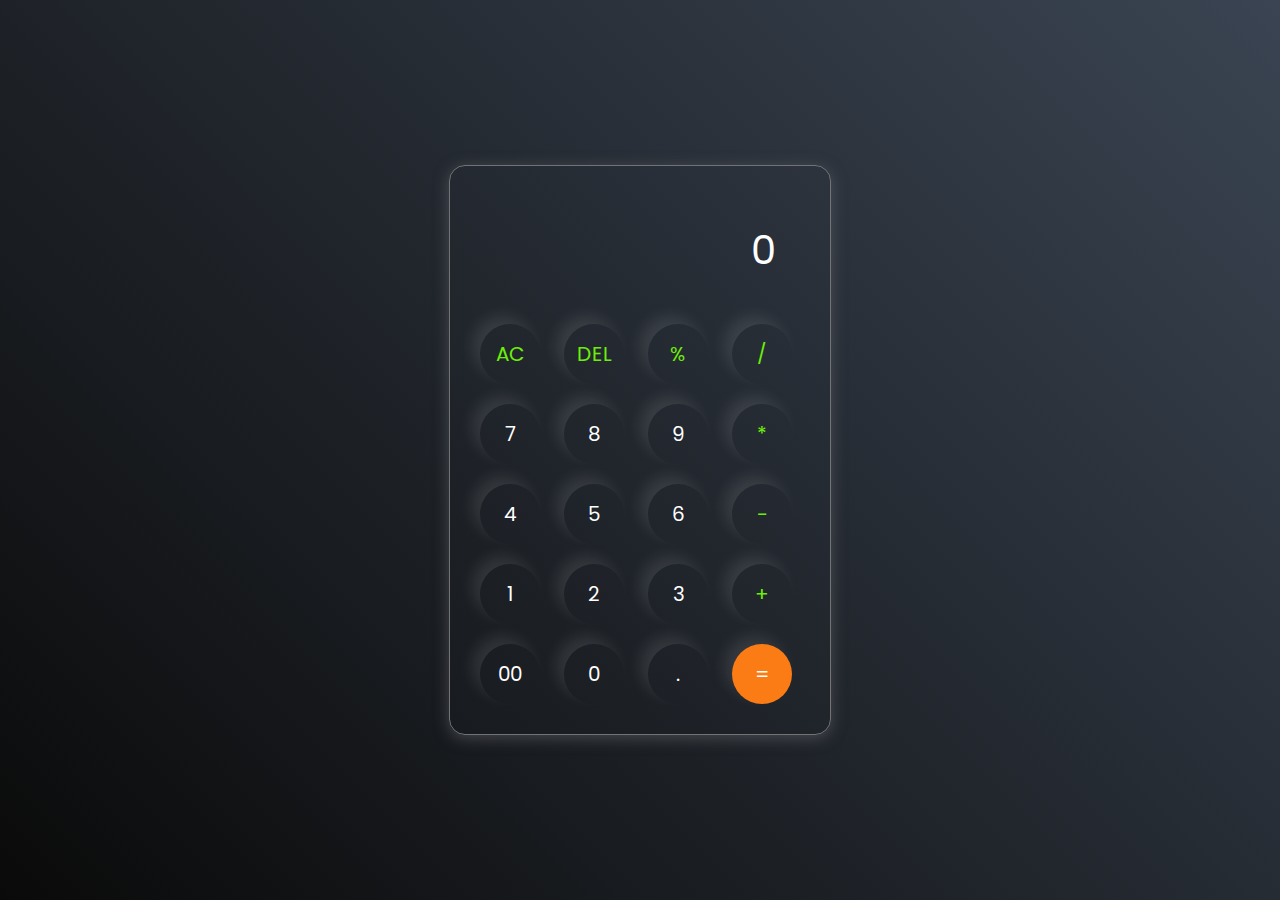
<file: Calculator_L1_Task3/index.html>
<!DOCTYPE html>
<html lang="en">
<head>
    <meta charset="UTF-8">
    <meta name="viewport" content="width=device-width, initial-scale=1.0">
    <title>Calculator-By Varnika Bhoga</title>
    <link rel="stylesheet" href="style.css">
</head>
<body>
    <div class="calculator">
        <input type="text" id="inputBox" placeholder="0" id="inputBox">
        <div>
            <button type="button" class="operator">AC</button>
            <button type="button" class="operator">DEL</button>
            <button type="button" class="operator">%</button>
            <button type="button"class="operator">/</button>
        </div>
        <div>
            <button type="button">7</button>
            <button type="button">8</button>
            <button type="button">9</button>
            <button type="button"class="operator">*</button>
        </div>
        <div>
            <button type="button">4</button>
            <button type="button">5</button>
            <button type="button">6</button>
            <button type="button"class="operator">-</button>
        </div>
        <div>
            <button type="button">1</button>
            <button type="button">2</button>
            <button type="button">3</button>
            <button type="button" class="operator">+</button>
        </div>
        <div>
            <button type="button">00</button>
            <button type="button">0</button>
            <button type="button">.</button>
            <button type="button"class="equalBtn">=</button>
        </div>
    </div>
    <script src="script.js"></script>

</body>
</html>
</file>
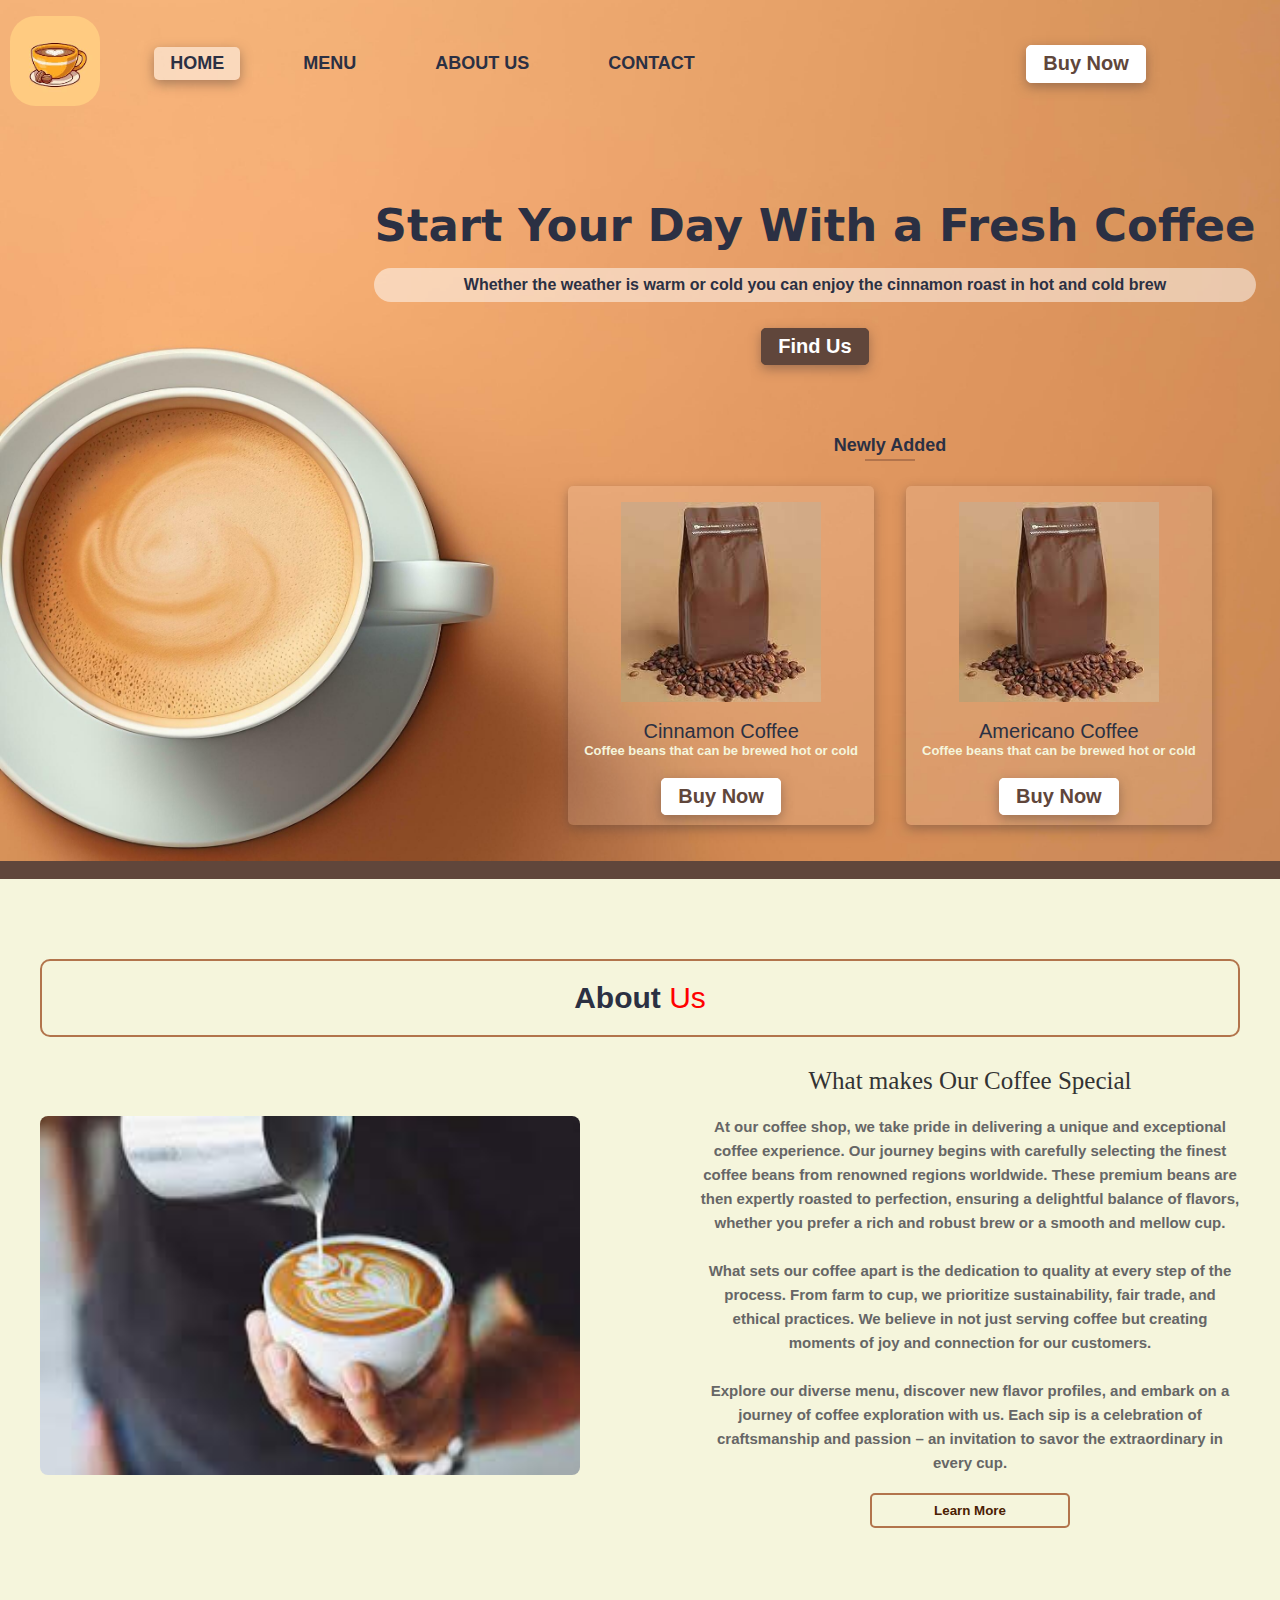
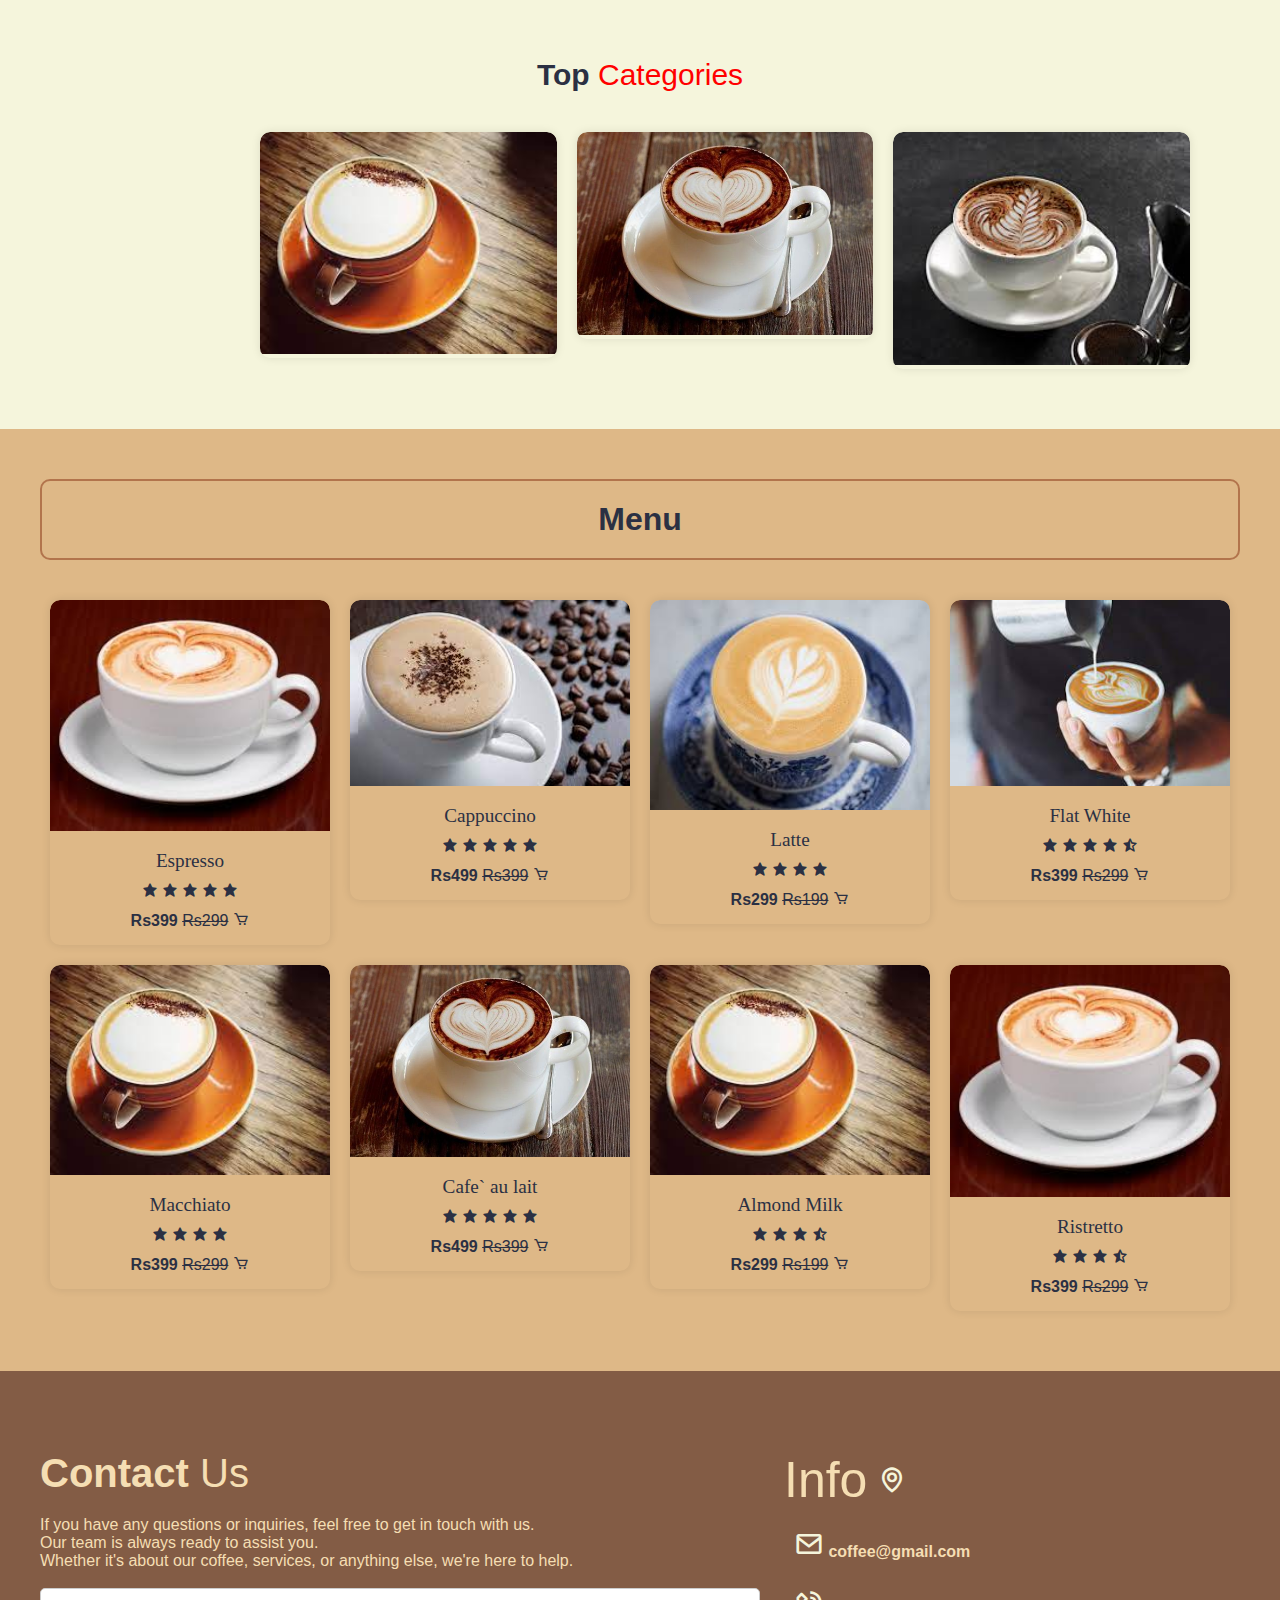
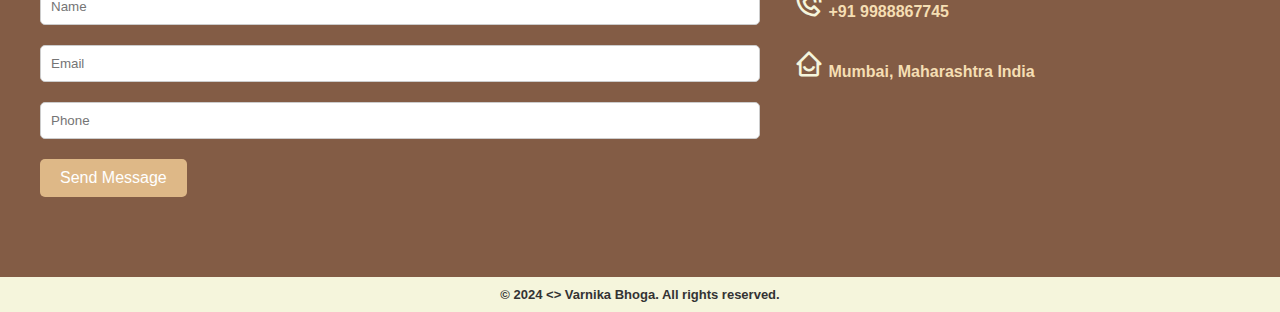
<file: Landing Page_L1_T1.Coffee Shop/index.html>
<!DOCTYPE html>
<html lang="en">
<head>
    <meta charset="UTF-8">
    <meta name="viewport" content="width=device-width, initial-scale=1.0">
    <title>All about Coffee</title>
    <script src="script.js" defer></script>
    <link rel="stylesheet" href="style.css">
    <link rel="stylesheet" href="https://cdnjs.cloudflare.com/ajax/libs/font-awesome/6.5.1/css/all.css">
    <link rel="stylesheet" href="https://cdn.jsdelivr.net/npm/swiper@11/swiper-bundle.min.css"/>
    <link href='https://unpkg.com/boxicons@2.1.4/css/boxicons.min.css' rel='stylesheet'>
    <script src="https://code.jquery.com/jquery-3.6.4.min.js"></script>

   
</head>
<body>

    <!---navigation--->
    <header class="row-container">
        <a href="#" class="logo"><img src="coffee.logo.png" alt=""></a>
        <button class="toggleMenu" onclick="toggleMenu();"></button>
        <nav class="navigation row">
            <ul class="row">
                <li><a href="#home" class="active">Home</a></li>
                <li><a href="#menu">Menu</a></li>
                <li><a href="#about">About Us</a></li>
                <li><a href="#contact">Contact</a></li>
            </ul>
            <a href="#menu" class="page-btn">Buy Now</a>

    
        </nav>

    </header>

    <!---more info-->
    <section class="more row container" id="home">
       
        <div class="more-content">
            <h1>Start Your Day With a Fresh Coffee</h1>
            
            <p>Whether the weather is warm or cold you can enjoy the cinnamon roast in hot and cold brew</p>
            <br>
            <a href="#about" class="page-btn active">Find Us</a>
        </div>

        <div class="more-below-content">

        <p class="newly-added">Newly Added</p>
        <div class="more-cards row">
          
            <div class="card">
               
            <div class="card-img">
                <img src="coffee..pack.jpeg" alt="">
                <br>
            </div>
           
                <div class="card-content">
                    <h4>Cinnamon Coffee</h4>
                    <p>Coffee beans that can be brewed hot or cold</p>
                    <br>
                    <a href="#" class="page-btn">Buy Now</a>
                </div>

                </div>
                <div class="card">
                    <div class="card-img">
                        <img src="coffee..pack.jpeg" alt="">
                        <br>
                    </div>
                        <div class="card-content">
                            <h4>Americano Coffee</h4>
                            <p>Coffee beans that can be brewed hot or cold</p>
                            <br>
                            <a href="#" class="page-btn">Buy Now</a>

                        </div>
        
                        </div>
                    </div> 
                    <br><br><br>
            </div>
           
    </section>

   <!---about section starts--->  
   <section id="about">
    <div class="container-about">
        <div class="heading section-container">About<span> Us</span></div>
        <div class="row-about">
            <div class="card-about">
                <img src="about.coffee" alt="">
            </div>

            <div class="col-md-6">
                <h3>What makes Our Coffee Special</h3>
                <p> At our coffee shop, we take pride in delivering a unique and exceptional coffee experience. Our journey begins with carefully selecting the finest coffee beans from renowned regions worldwide. These premium beans are then expertly roasted to perfection, ensuring a delightful balance of flavors, whether you prefer a rich and robust brew or a smooth and mellow cup.<br><br>

                    What sets our coffee apart is the dedication to quality at every step of the process. From farm to cup, we prioritize sustainability, fair trade, and ethical practices. We believe in not just serving coffee but creating moments of joy and connection for our customers.<br><br>
                
                    Explore our diverse menu, discover new flavor profiles, and embark on a journey of coffee exploration with us. Each sip is a celebration of craftsmanship and passion – an invitation to savor the extraordinary in every cup.</p>
                    <br>

                    <button id="about-btn">Learn More</button>
            </div>

        </div>
    </div>
   </section>

   <!---top card start-->
   <section  id="top-card">
    <div class="heading ">Top<span> Categories</span></div>
    <div class="top-card-container">
        <div class="top-card-row">

            <div class="col-md-4 py-3 py-md-0">
                <div class="top-card-card">
                    <img src="coffee2.jpeg" alt="">
                </div>
            </div>

            <div class="col-md-4 py-3 py-md-0">
                <div class="top-card-card">
                    <img src="cofee4.jpeg" alt="">
                </div>
            </div>
         
            <div class="col-md-4 py-3 py-md-0">
                <div class="top-card-card">
                    <img src="coffee6.jpeg" alt="">
                </div>
            </div>
           
        </div>
    </div>
   </section>

   <!---menu card start--->

   <section id="menu">
    <div class="menu-container">
        <div class="heading3 section-container">Menu</div>
    </div>

    <div class="menu-container" id="menu-container2">
        <div class="menu-row">
            <div class="col-md-3 py-3 py-md-0">
                <div class="menu-card">
                    <img src="coffee1.jpeg" alt="">
                    <div class="card-body">
                        <h3>Espresso</h3>
                        <p class="star"><i class="bx bxs-star"></i><i class="bx bxs-star"></i><i class="bx bxs-star"></i><i class="bx bxs-star"></i><i class="bx bxs-star"></i></p>
                        <p>Rs399 <strike> Rs299</strike><span><i class="bx bx-cart"></i></span></p>

                        </span></p>
                    </div>
                </div>
            </div>

            <div class="col-md-3 py-3 py-md-0">
                <div class="menu-card">
                    <img src="coffee3.jpeg" alt="">
                    <div class="card-body">
                        <h3>Cappuccino</h3>
                        <p class="star"><i class="bx bxs-star"></i><i class="bx bxs-star"></i><i class="bx bxs-star"></i><i class="bx bxs-star"></i><i class="bx bxs-star"></i></p>
                        <p>Rs499 <strike> Rs399</strike><span><i class="bx bx-cart"></i></span></p>
                    </div>
                </div>
            </div>

            <div class="col-md-3 py-3 py-md-0">
                <div class="menu-card">
                    <img src="coffee5.jpeg" alt="">
                    <div class="card-body">
                        <h3>Latte</h3>
                        <p class="star"><i class="bx bxs-star"></i><i class="bx bxs-star"></i><i class="bx bxs-star"></i><i class="bx bxs-star"></i></p>
                        <p>Rs299 <strike> Rs199</strike><span><i class="bx bx-cart"></i></span></p>
                    </div>
                </div>
            </div>

            <div class="col-md-3 py-3 py-md-0">
                <div class="menu-card">
                    <img src="about.coffee" alt="">
                    <div class="card-body">
                        <h3>Flat White</h3>
                        <p class="star"><i class="bx bxs-star"></i><i class="bx bxs-star"></i><i class="bx bxs-star"></i><i class="bx bxs-star"></i><i class="bx bxs-star-half"></i></p>
                        <p>Rs399 <strike> Rs299</strike><span><i class="bx bx-cart"></i></span></p>
                    </div>
                </div>
            </div>

            <div class="col-md-3 py-3 py-md-0">
                <div class="menu-card">
                    <img src="coffee2.jpeg" alt="">
                    <div class="card-body">
                        <h3>Macchiato</h3>
                        <p class="star"><i class="bx bxs-star"></i><i class="bx bxs-star"></i><i class="bx bxs-star"></i><i class="bx bxs-star"></i></p>
                        <p>Rs399 <strike> Rs299</strike><span><i class='bx bx-cart'></i></span></p>
                    </div>
                </div>
            </div>

            <div class="col-md-3 py-3 py-md-0">
                <div class="menu-card">
                    <img src="cofee4.jpeg" alt="">
                    <div class="card-body">
                        <h3>Cafe` au lait</h3>
                        <p class="star"><i class="bx bxs-star"></i><i class="bx bxs-star"></i><i class="bx bxs-star"></i><i class="bx bxs-star"></i><i class="bx bxs-star"></i></p>
                        <p>Rs499 <strike> Rs399</strike><span><i class='bx bx-cart'></i></span></p>
                    </div>
                </div>
            </div>

            <div class="col-md-3 py-3 py-md-0">
                <div class="menu-card">
                    <img src="coffee2.jpeg" alt="">
                    <div class="card-body">
                        <h3>Almond Milk</h3>
                        <p class="star"><i class="bx bxs-star"></i><i class="bx bxs-star"></i><i class="bx bxs-star"></i><i class="bx bxs-star-half"></i></i></p>
                        <p>Rs299 <strike> Rs199</strike><span><i class='bx bx-cart'></i></span></p>
                    </div>
                </div>
            </div>

            <div class="col-md-3 py-3 py-md-0">
                <div class="menu-card">
                    <img src="coffee1.jpeg" alt="">
                    <div class="card-body">
                        <h3>Ristretto</h3>
                        <p class="star"><i class="bx bxs-star"></i><i class="bx bxs-star"></i><i class="bx bxs-star"></i><i class="bx bxs-star-half"></i></p>
                        <p>Rs399 <strike> Rs299</strike><span><i class='bx bx-cart'></i></span></p>
                    </div>
                </div>
            </div>

            
        </div>
    </div>
   </section>




   <!----menu card end---->

   <!---contact section---->

   <section id="contact">
    <div class="contact-container">
        <div class="contact-row">
            <div class="col-md-7">
                <div class="heading6">Contact <span>Us</span></div>
                <p> If you have any questions or inquiries, feel free to get in touch with us.
                    <br>
                 Our team is always ready to assist you.
                 <br>
                  Whether it's about our coffee, services, or anything else, we're here to help.</p><br>

                  <input type="text" class="form-control" placeholder="Name" aria-label="default input example"><br>
                  <input type="text" class="form-control" placeholder="Email" aria-label="default input example"><br>
                  <input type="text" class="form-control" placeholder="Phone" aria-label="default input example"><br>
                  <button id="contact-btn">Send Message</button>
            </div>
            <div class="col-md-5" id="col">
                <h1>Info <i class='bx bx-map'></i></h1>
                <p><i class='bx bx-envelope'></i> coffee@gmail.com</p><br>
                <p><i class='bx bx-phone-call'></i> +91 9988867745</p><br>
                <p><i class='bx bx-home-smile' ></i> Mumbai, Maharashtra India</p><br>
            </div>
        </div>
    </div>
   </section>

   <footer>
    <p>&copy; 2024 <> Varnika Bhoga. All rights reserved.</p>
</footer>






    
</body>
</html>
</file>
<file: Calculator_L1_Task3/style.css>
@import url('https://fonts.googleapis.com/css2?family=Poppins:ital,wght@0,400;0,500;1,400;1,600&family=Roboto+Slab&display=swap');

* {
    margin: 0;
    padding: 0;
    box-sizing: border-box;
    font-family: 'Poppins', sans-serif;
    
}

body{
    width: 100%;
    height: 100vh;
    display: flex;
    justify-content: center;
    align-items: center;
    background: linear-gradient(45deg,#0a0a0a, #3a4452);
}

.calculator{
    border: 1px solid #717377;
    padding: 20px;
    border-radius:  16px ;
    background: transparent;
    box-shadow: 0px 3px 15px rgba(113, 115, 119, 0.5);

}

input{
    width: 320px;
    border: none;
    padding: 24px;
    margin: 10px;
    background: transparent;
    box-shadow: 0px 3px 15px rgbs(84, 84, 84, 0.1);
    font-size: 40px;
    text-align: right;
    cursor: pointer;
    color: #fff;
}

input::placeholder{
    color: #fff;
}

button{
    border:none;
    width: 60px;
    height: 60px;
    margin: 10px;
    border-radius: 50%;
    background: transparent;
    color: #fff;
    font-size: 20px;
    box-shadow: -8px -8px 15px rgba(255, 255, 255, 0.1);
    cursor: pointer;

}

.equalBtn{
    background-color: #fb7c14;
}

.operator{
    color: #6dee0a;
}
</file>
<file: Landing Page_L1_T1.Coffee Shop/style.css>
@import url('https://fonts.googleapis.com/css2?family=Poppins:ital,wght@0,300;0,400;0,500;0,700;1,300;1,400;1,500;1,600;1,700&family=Roboto+Slab&display=swap');

*{

    box-sizing: border-box;
    font-family: 'Inter', sans-serif;
    font-weight: 200;
    color: var(--cl--1--);
    margin: 0;
    padding: 0;
}

body{
    --cl--1--:#2b3043;
    --cl--2--:#60463b;
    --cl--3--:#ffff;
    --shadow--:0px 4px 12px rgba(96,70,59,0.5);
    background:url(coffe_bg..jpg), var(--cl--2--);
    background-repeat: no-repeat;
    background-size: 120%;
    background-position: center-top;
    
}


*{
   
    text-decoration: none;
    -moz-transition: 0.5s ease-in-out;
    -webkit-transition: 0.5s ease-in-out;
    -ms-transition:0.5s ease-in-out;
    -o-transition: 0.5s ease-in-out;
    transition: 0.5s ease-in-out;
}


.logo img {
    width: 90px;
    height: auto;
    margin-left: 10px;
    border-radius: 1.6rem;
}


.row{
    display: flex;
    align-items: center;
}
.row li {
    margin-right: 15px; 
    list-style: none;
}
.row a {
    text-decoration: none; 
    font-weight: bold;
}

.container{
    max-width: 90%;
    margin: 0 auto;
}

/*navigation*/

header{
    align-items: center;
    justify-content: space-between;
    gap: 2rem;
    padding: 1rem 0;
}

.toggleMenu{
    display: none;
}

nav{
    align-items: center;
    justify-content: space-around;
    gap: 2rem;
    flex-grow: 1;
    margin-top: -65px;
}

nav ul{
    list-style: none;
    align-items: center;
    gap: 2rem;
    margin-left: 20px;
}

nav ul a {
    position: relative;
    font-weight: 400;
    font-size: 1.125rem;
    text-transform: uppercase;
    padding: 0.4rem 1rem ;

}

nav ul a::after{
    content:"";
    position: absolute;
    top: 0;
    right: 0;
    bottom: 0;
    width: 0;
    height: 100%;
    background:rgba(255, 255, 255, 0.5);
    box-shadow: var(--shadow--);
    z-index: -1;
    -webkit-border-radius:5px;
    -moz-border-radius:5px;
    -ms-border-radius:5px;
    -o-border-radius:5px;
    border-radius: 5px;
    -moz-transition: 0.5s ease-in-out;
    -webkit-transition: 0.5s ease-in-out;
    -ms-transition:0.5s ease-in-out;
    -o-transition: 0.5s ease-in-out;
    transition: 0.5s ease-in-out;
}

nav ul a:hover::after, 
nav ul a.active::after{
    right: auto;
    left: 0;
    width: 100%;

}



/*page button*/
.page-btn, 
.page-btn.active:hover{
    cursor: pointer;
    font-weight: 500;
    font-size: 1.25rem;
    text-transform: capitalize;
    color: var(--cl--2--);
    text-align: center;
    background: var(--cl--3--);
    box-shadow: var(--shadow--);
    border: 1px solid var(--cl--3--);
    padding: 0.4rem 1rem;
    -webkit-border-radius:5px;
    -moz-border-radius:5px;
    -ms-border-radius:5px;
    -o-border-radius:5px;
    border-radius: 5px;

}

.page-btn:hover, 
.page-btn.active{
    color:var(--cl--3--);
    background: var(--cl--2--);
    border-color: var(--cl--2--);
}

/*more section*/
.more {
    display: flex;
    flex-direction: column;
    align-items: center;
    text-align: center;
    position: relative;
}

.more-content {
    margin-bottom: auto;
    margin-top: 100px;
    margin-right: -350px
}

.more-content h1{
    font-size: 45px;;
    font-family: system-ui;
    font-weight: 900;
}

.more-cards-container {
    display: flex;
    flex-direction: column;
    align-items: flex-end;
    margin-top: auto; 
    position: absolute;
    bottom: 0;
    right: 0;
    margin-bottom: 30px;
}

.more-cards {
    align-items: center;
    margin-top: auto;
    flex-wrap: wrap;
    gap: 2rem;
    margin-left: auto;
}

.newly-added {
    margin-top: 1rem;
    font-weight: bold;
    margin-bottom: 30px; 
    font-size: large;
    font-family: Verdana, Geneva, Tahoma, sans-serif;
    position: relative;
}

.newly-added::after {
    content: ""; 
    display: block; 
    width: 50px; 
    height: 2px;
    background-color: #b2744c; 
    position: absolute;
    bottom: -5px;
    left: 50%; 
    transform: translateX(-50%);
}

.newly-added p{
    align-items: center;
}
.more-below-content {
    margin-right: -500px;
    margin-top: 60px;
}

.more-content p{
    background: rgba(255, 255, 255, 0.5);
    padding: 0.5rem;
    margin: 1rem auto;
    border-radius: 2rem;
}
.card{
    cursor: pointer;
    background: rgba(255, 255, 255, 0.125);
    padding: 1rem;
    box-shadow: var(--shadow--);
    -webkit-border-radius:5px;
    -moz-border-radius:5px;
    -ms-border-radius:5px;
    -o-border-radius:5px;
    border-radius: 5px;
}

.card-img{
    overflow: hidden;
}

.card-img img{
    display: flex;
    width:100% ;
    height: 100%;
    max-height: 200px;
    object-fit: contain;
    -moz-transition: 0.5s ease-in-out;
    -webkit-transition: 0.5s ease-in-out;
    -ms-transition:0.5s ease-in-out;
    -o-transition: 0.5s ease-in-out;
    transition: 0.5s ease-in-out;
}

.card:hover img{
        -webkit-transform: scale(1.05);
        -moz-transform: scale(1.05);
        -ms-transform: scale(1.05);
        -o-transform: scale(1.05);
        transform: scale(1.05);
}

h4{
    
    font-size: 20px;
}

.card-content p{
    font-size:small;
    margin-bottom: 10px;
    color: beige;
   font-family:Arial, Helvetica, sans-serif;
}


/*Media*/

@media (min-width:1350px){
    .container{
        max-width: 1280px;
    }
}

@media(max-width:800px){
    .toggleMenu{
        display: flex;
        cursor: pointer;
        background-color: transparent;
        background-image: url();
        background-repeat: no-repeat;
        background-position: 30px;
        background-size: 30px;
        width:30px;
        height: 30px;
        border: 0;
        z-index: 1000;
        -moz-transition: background-size 0.5s ease-in-out;
        -webkit-transition: background-size 0.5s ease-in-out ;
        -ms-transition:background-size 0.5s ease-in-out;
        -o-transition:background-size 0.5s ease-in-out;
         transition:background-size 0.5s ease-in-out;

    }

    .toggleMenu.active {
        position: fixed;
        right: 5%;
        background-image: url();
        background-size: 25px;

    }

    nav {
        position: absolute;
        inset: 0;
        justify-content: center;
        align-items: center;
        flex-direction: column;
        gap: 1rem;
        min-height: 0;
        opacity: 0;
        -webkit-transform:5px;
        -moz-transform:5px;
        -ms-transform:5px;
        -o-transform:5px;
        transform: scale(0);
        -webkit-transition: opacity 0.5 ease-in-out;
        -moz-transition: opacity 0.5 ease-in-out;
        -ms-transition: opacity 0.5 ease-in-out;
        -o-transition: opacity 0.5 ease-in-out;
        transition:opacity 0.5 ease-in-out;
    }

    nav.active{
        position: fixed;
        min-height: 100%;
        opacity: 1;
        background: var(--cl--2--);
        z-index: 999;
        -webkit-transform: scale(1);
        -moz-transform: scale(1);
        -ms-transform: scale(1);
        -o-transform: scale(1);
        transform: scale(1);
    }

    nav ul{
        flex-direction: column;
    }
}

#about {
    background-color: beige; 
    padding: 80px 0; 
    text-align: center; 
}

.container-about {
    max-width: 1200px;
    margin: 0 auto;
}

.heading {
    font-size: 36px;
    font-weight: bold;
    margin-bottom: 20px;
    color: #333; 
}

.heading span {
    color:red; 
}

.row-about {
    display: flex;
    flex-wrap: wrap;
    justify-content: space-between;
    align-items: center;
}

.card-about {
    flex-basis: 45%;
    overflow: hidden;
}

.card-about img {
    width: 100%;
    height: auto;
    border-radius: 8px;
}

.col-md-6 {
    flex-basis: 45%;
}

.col-md-6 h3 {
    font-size: 25px;
    margin-bottom: 20px;
    color: #333; 
    
}

.col-md-6 p {
    font-size: 15px;
    line-height: 1.6;
    color: #666; 
}

#about-btn{
    width: 200px;
    height: 35px;
    background: transparent;
    border: 2px solid #b2744c;
    color: #4a2003;
    border-radius: 5px;
    font-weight: bold;
    transition: 0.5s;
    cursor: pointer;
}
#about-btn:hover{
    background-color:#b2744c;
    color: aliceblue;
}
@media screen and (max-width: 932px) {
    #about p {
        font-size: 8px;
    }
}

@media screen and (max-width: 765px) {
    #about p {
        font-size: 15px;
    }

    #about {
        min-height: 120vh; 
    }
}

/* Menu Section Styles */
#top-card {
    width:100%;
    height: 100%;
    background-color:beige;
    padding: 50px 0;
    
}

.heading {
    text-align: center;
    font-size: 30px;
    font-weight: bold;
    color: #2b3043;
}

.top-card-container {
    max-width: 1200px;
    
    margin-top: 30px;
}

.top-card-row {
    display: flex;
    flex-wrap: wrap;
    justify-content: space-around;
    margin-left: 250px;
}

.col-md-4 {
    flex: 0 0 calc(33.3333% - 20px);
    margin: 10px;
}

.top-card-card {
    overflow: hidden;
    border-radius: 10px;
    box-shadow: 0 0 10px rgba(0, 0, 0, 0.1);
    transition:0.5s;
    cursor: pointer;
}

.top-card-card:hover {
    transform: translateY(-10px);
}

.top-card-card img {
    width: 100%;
    height: 100%;
    object-fit: cover; 
    border-radius: 10px 10px 0 0;
}

@media screen and (max-width: 768px) {
    .col-md-4 {
        flex: 0 0 calc(50% - 20px);
    }
}

/* Menu Section Styles */
#menu {
    padding: 50px 0;
    background-color:burlywood;
}

.menu-container {
    max-width: 1200px;
    margin: 0 auto;
}

.heading3 {
    text-align: center;
    font-size: 2rem;
    font-weight: bold;
    color: #2b3043;
    margin-bottom: 30px;
}

.menu-row {
    display: flex;
    flex-wrap: wrap;
    justify-content: space-around;
}

.col-md-3 {
    flex: 0 0 calc(25% - 20px);
    margin: 10px;
}

.menu-card {
    overflow: hidden;
    border-radius: 10px;
    box-shadow: 0 0 10px rgba(0, 0, 0, 0.1);
    transition: transform 0.3s ease-in-out;
}

.menu-card:hover {
    transform: scale(1.05);
}

.menu-card img {
    width: 100%;
    height: 100%;
    object-fit: cover;
    border-radius: 10px 10px 0 0;
}

.card-body {
    padding: 15px;
    text-align: center;
}

.star {
    color: #f39c12;
    margin-bottom: 10px;
}

.star i {
    font-size: 1rem;
    margin: 0 2px;
}


h3 {
    font-size: 1.2rem;
    margin-bottom: 10px;
    color: #2b3043;
    font-family:Georgia, 'Times New Roman', Times, serif;
}

p {
    font-size: 1rem;
    margin: 0;
    color: #2b3043;
    font-weight: bold;
}

p strike {
    margin-right: 5px;
    color:#2b3043;
    text-decoration: line-through;
}

.fa-cart-shopping {
    color: #e74c3c;
    margin-left: 5px;
    font-size: 1.25rem;
}

/* Contact section styles */
#contact {
    background-color:rgba(224 151 96 / 28%); 
    padding: 80px 0;
    text-align:left;
}

.contact-container {
    max-width: 1200px;
    margin: 0 auto;
}

.contact-row {
    display: flex;
    justify-content: space-between;
}

.col-md-7 {
    flex: 0 0 60%; 
}

.col-md-7 p{
    color: wheat;
    font-weight: 300;
    font-family: 'Segoe UI', Tahoma, Geneva, Verdana, sans-serif;
}
.heading6 {
    font-size: 40px;
    font-weight: bold;
    margin-bottom: 20px;
    color: wheat;
}

.contact p {
    font-size: 18px;
    line-height: 1.6;
    color:white; 
}

.form-control {
    width: 100%;
    padding: 10px;
    margin-bottom: 20px;
    border: 1px solid #ccc; 
    border-radius: 5px;
}

#contact-btn {
    background-color:burlywood; 
    color: #fff; 
    padding: 10px 20px;
    font-size: 16px;
    border: none;
    border-radius: 5px;
    cursor: pointer;
}

#contact-btn:hover {
    background-color: rgb(224, 177, 120); 
}

.col-md-5 {
    flex: 0 0 38%; 
}

#col h1 {
    font-size: 50px;
    margin-bottom: 20px;
    color: wheat;
}

#col p {
    font-size: 16px;
    margin-bottom: 10px;
    color:wheat; 
    font-family: 'Segoe UI', Tahoma, Geneva, Verdana, sans-serif;
}

.heading6 span{
    color: wheat;
}

.contact p{
    color: beige;
}


.fa-regular,
.fa-solid {
    font-size: 18px;
    margin-right: 10px;
    color: #3498db;
}

#col h1 {
    font-size: 50px;
    margin-bottom: 20px;
    color: wheat;
    display: flex;
    align-items: center; 
}

#col i.bx {
    margin-left: 10px; 
    font-size: 30px; 
    color: beige;
}

footer {
    background-color: beige;
    padding: 10px;
    text-align: center;
}

footer p {
    margin: 0;
    color: #333;
    font-size: small;
}

.section-container {
    border: 2px solid #b2744c; 
    padding: 20px; 
    margin-bottom: 30px; 
    border-radius: 10px; 
}
</file>
